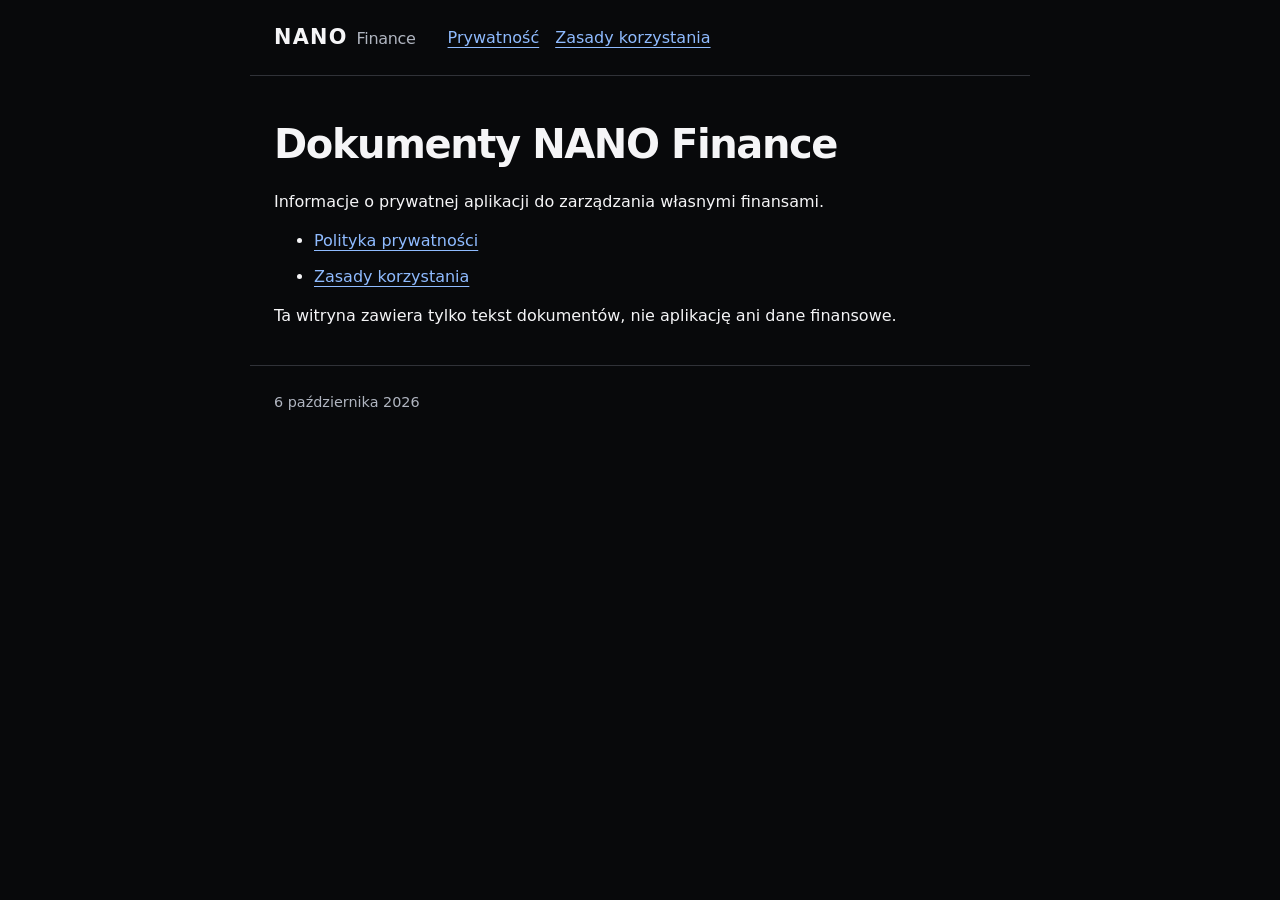
<file: index.html>
<!doctype html>
<html lang="pl">
<head><meta charset="utf-8"><meta name="viewport" content="width=device-width, initial-scale=1"><meta name="robots" content="noindex, nofollow"><title>NANO Finance — dokumenty</title><link rel="stylesheet" href="style.css"></head>
<body>
<a class="skip" href="#main">Przejdź do treści</a>
<header><span class="brand"><strong>NANO</strong><span>Finance</span></span><nav aria-label="Dokumenty"><a href="privacy.html">Prywatność</a><a href="terms.html">Zasady korzystania</a></nav></header>
<main id="main"><h1>Dokumenty NANO Finance</h1><p>Informacje o prywatnej aplikacji do zarządzania własnymi finansami.</p><ul><li><a href="privacy.html">Polityka prywatności</a></li><li><a href="terms.html">Zasady korzystania</a></li></ul><p>Ta witryna zawiera tylko tekst dokumentów, nie aplikację ani dane finansowe.</p></main>
<footer>6 października 2026</footer>
</body></html>
</file>
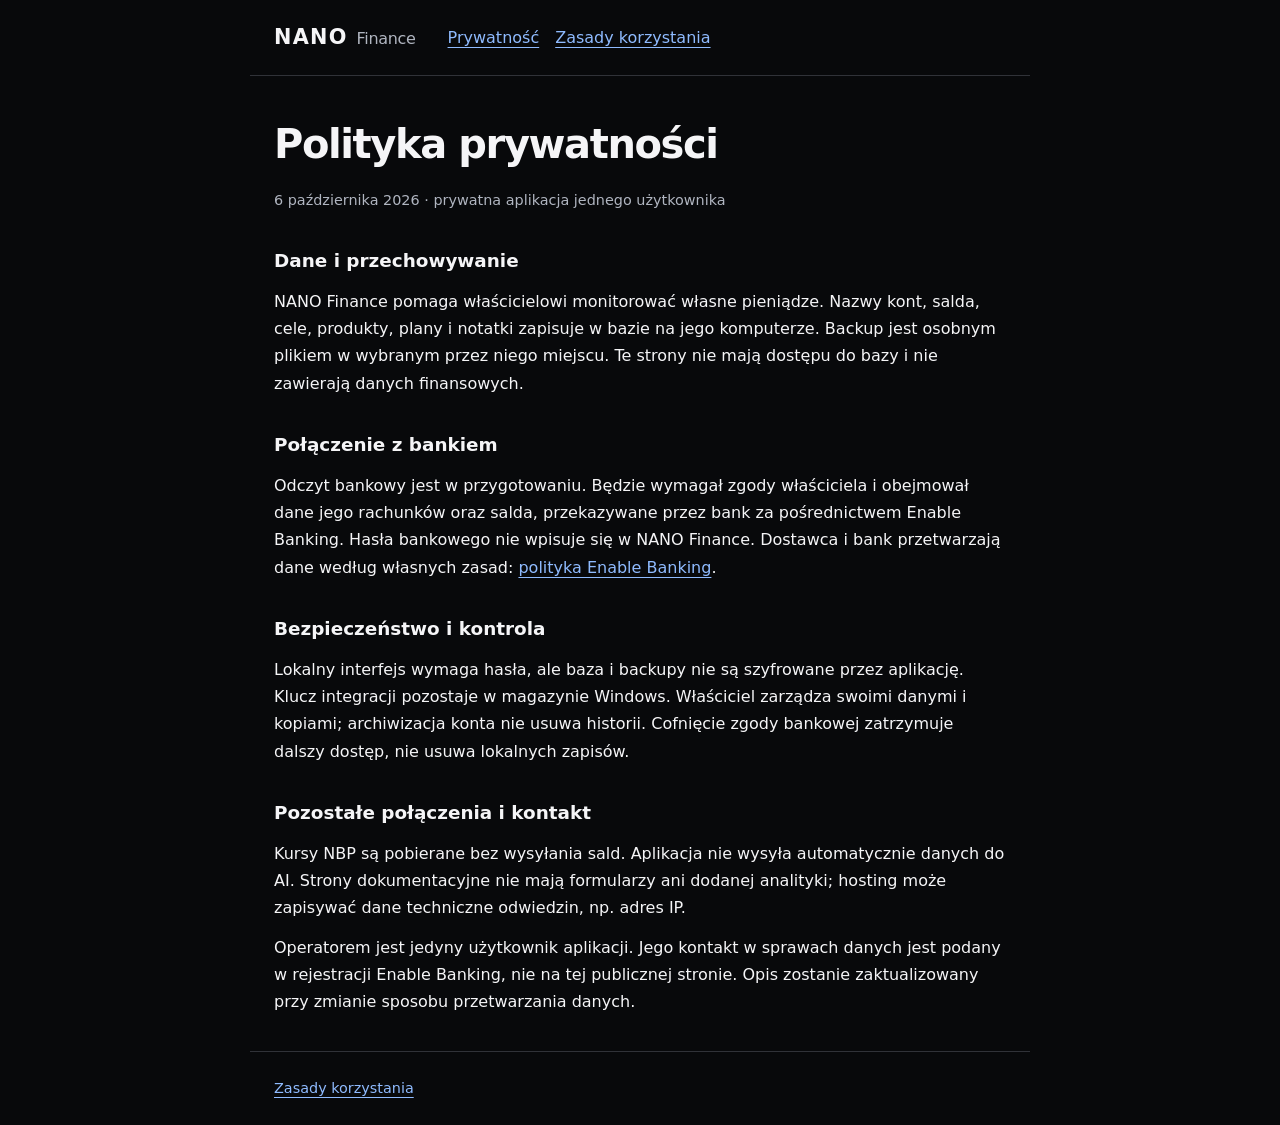
<file: privacy.html>
<!doctype html>
<html lang="pl">
<head><meta charset="utf-8"><meta name="viewport" content="width=device-width, initial-scale=1"><meta name="robots" content="noindex, nofollow"><title>Polityka prywatności — NANO Finance</title><link rel="stylesheet" href="style.css"></head>
<body>
<a class="skip" href="#main">Przejdź do treści</a>
<header><a class="brand" href="index.html"><strong>NANO</strong><span>Finance</span></a><nav aria-label="Dokumenty"><a href="privacy.html" aria-current="page">Prywatność</a><a href="terms.html">Zasady korzystania</a></nav></header>
<main id="main"><h1>Polityka prywatności</h1><p class="meta">6 października 2026 · prywatna aplikacja jednego użytkownika</p>
<h2>Dane i przechowywanie</h2><p>NANO Finance pomaga właścicielowi monitorować własne pieniądze. Nazwy kont, salda, cele, produkty, plany i notatki zapisuje w bazie na jego komputerze. Backup jest osobnym plikiem w wybranym przez niego miejscu. Te strony nie mają dostępu do bazy i nie zawierają danych finansowych.</p>
<h2>Połączenie z bankiem</h2><p>Odczyt bankowy jest w przygotowaniu. Będzie wymagał zgody właściciela i obejmował dane jego rachunków oraz salda, przekazywane przez bank za pośrednictwem Enable Banking. Hasła bankowego nie wpisuje się w NANO Finance. Dostawca i bank przetwarzają dane według własnych zasad: <a href="https://enablebanking.com/privacy">polityka Enable Banking</a>.</p>
<h2>Bezpieczeństwo i kontrola</h2><p>Lokalny interfejs wymaga hasła, ale baza i backupy nie są szyfrowane przez aplikację. Klucz integracji pozostaje w magazynie Windows. Właściciel zarządza swoimi danymi i kopiami; archiwizacja konta nie usuwa historii. Cofnięcie zgody bankowej zatrzymuje dalszy dostęp, nie usuwa lokalnych zapisów.</p>
<h2>Pozostałe połączenia i kontakt</h2><p>Kursy NBP są pobierane bez wysyłania sald. Aplikacja nie wysyła automatycznie danych do AI. Strony dokumentacyjne nie mają formularzy ani dodanej analityki; hosting może zapisywać dane techniczne odwiedzin, np. adres IP.</p><p>Operatorem jest jedyny użytkownik aplikacji. Jego kontakt w sprawach danych jest podany w rejestracji Enable Banking, nie na tej publicznej stronie. Opis zostanie zaktualizowany przy zmianie sposobu przetwarzania danych.</p>
</main><footer><a href="terms.html">Zasady korzystania</a></footer>
</body></html>
</file>
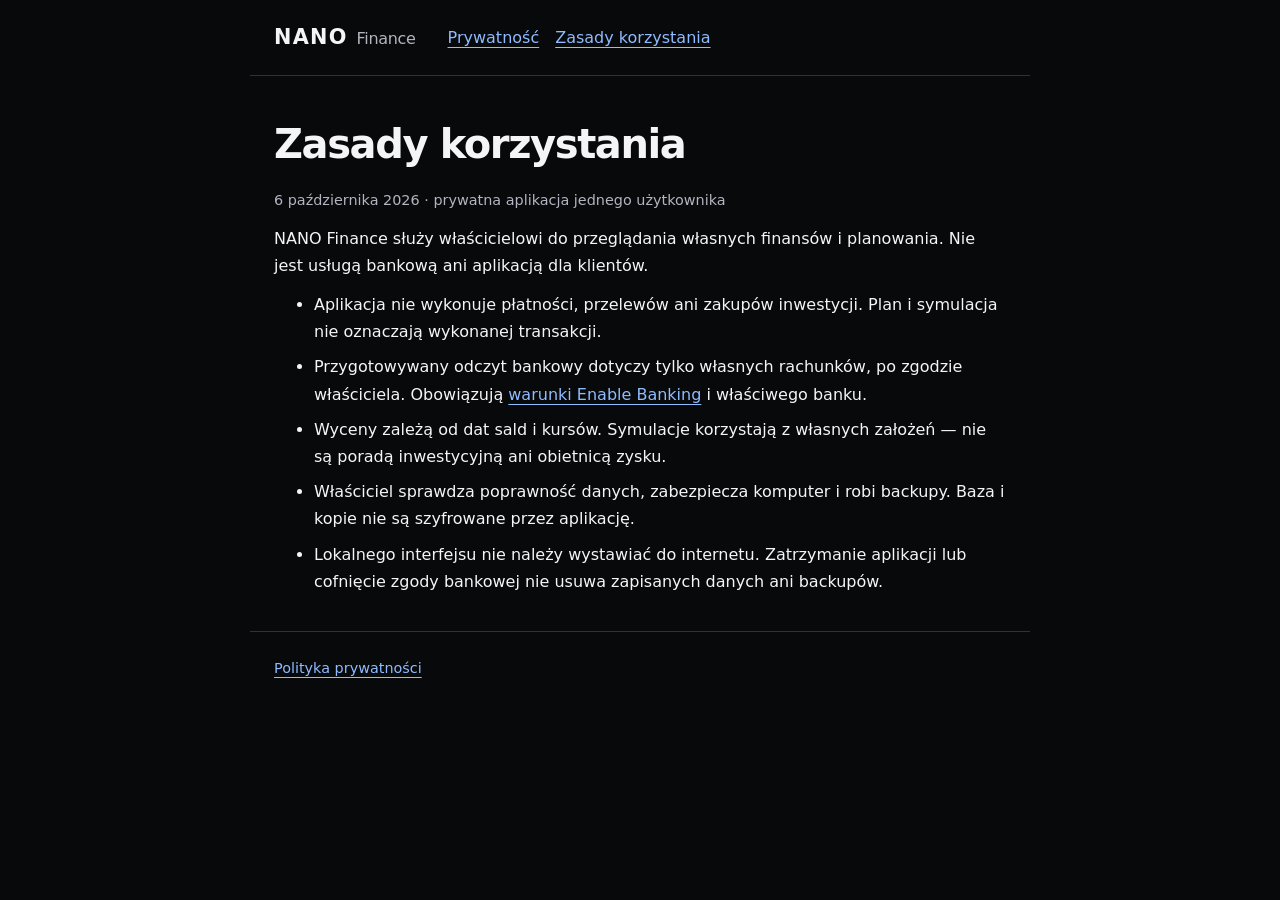
<file: terms.html>
<!doctype html>
<html lang="pl">
<head><meta charset="utf-8"><meta name="viewport" content="width=device-width, initial-scale=1"><meta name="robots" content="noindex, nofollow"><title>Zasady korzystania — NANO Finance</title><link rel="stylesheet" href="style.css"></head>
<body>
<a class="skip" href="#main">Przejdź do treści</a>
<header><a class="brand" href="index.html"><strong>NANO</strong><span>Finance</span></a><nav aria-label="Dokumenty"><a href="privacy.html">Prywatność</a><a href="terms.html" aria-current="page">Zasady korzystania</a></nav></header>
<main id="main"><h1>Zasady korzystania</h1><p class="meta">6 października 2026 · prywatna aplikacja jednego użytkownika</p>
<p>NANO Finance służy właścicielowi do przeglądania własnych finansów i planowania. Nie jest usługą bankową ani aplikacją dla klientów.</p>
<ul><li>Aplikacja nie wykonuje płatności, przelewów ani zakupów inwestycji. Plan i symulacja nie oznaczają wykonanej transakcji.</li><li>Przygotowywany odczyt bankowy dotyczy tylko własnych rachunków, po zgodzie właściciela. Obowiązują <a href="https://enablebanking.com/terms">warunki Enable Banking</a> i właściwego banku.</li><li>Wyceny zależą od dat sald i kursów. Symulacje korzystają z własnych założeń — nie są poradą inwestycyjną ani obietnicą zysku.</li><li>Właściciel sprawdza poprawność danych, zabezpiecza komputer i robi backupy. Baza i kopie nie są szyfrowane przez aplikację.</li><li>Lokalnego interfejsu nie należy wystawiać do internetu. Zatrzymanie aplikacji lub cofnięcie zgody bankowej nie usuwa zapisanych danych ani backupów.</li></ul>
</main><footer><a href="privacy.html">Polityka prywatności</a></footer>
</body></html>
</file>
<file: style.css>
:root { color-scheme: dark; font-family: system-ui, sans-serif; background: #08090b; color: #f5f5f7; }
* { box-sizing: border-box; }
body { margin: 0; line-height: 1.7; }
header, main, footer { max-width: 780px; margin: auto; padding: 24px; }
header { display: flex; flex-wrap: wrap; gap: 16px 32px; align-items: center; border-bottom: 1px solid #303238; }
.brand { display: inline-flex; align-items: baseline; gap: 9px; color: #f5f5f7; text-decoration: none; white-space: nowrap; line-height: 1.2; }
.brand strong { font-size: 1.3rem; font-weight: 750; letter-spacing: .06em; }
.brand span { font-size: 1rem; font-weight: 450; color: #b0b5c0; letter-spacing: -.02em; }
nav { display: flex; flex-wrap: wrap; gap: 16px; }
a { color: #8fbbff; text-underline-offset: 4px; }
a:hover { color: #c4dcff; }
a:focus-visible { outline: 2px solid #8fbbff; outline-offset: 5px; border-radius: 3px; }
h1 { font-size: clamp(1.8rem, 5vw, 2.5rem); line-height: 1.2; letter-spacing: -.035em; margin: 20px 0; }
h2 { font-size: 1.15rem; margin: 32px 0 8px; }
p, ul { margin: 12px 0; }
li { margin: 8px 0; }
.meta, footer { color: #b0b5c0; font-size: .9rem; }
.notice { background: #15171c; border: 1px solid #303238; border-radius: 14px; padding: 16px 20px; }
footer { border-top: 1px solid #303238; }
.skip { position: absolute; left: 16px; top: -90px; background: #15171c; padding: 8px; }
.skip:focus { top: 8px; }
@media print { :root { color-scheme: light; color: #111; background: white; } a { color: #111; } header, footer { border-color: #aaa; } .notice { background: white; border-color: #aaa; } }
</file>
